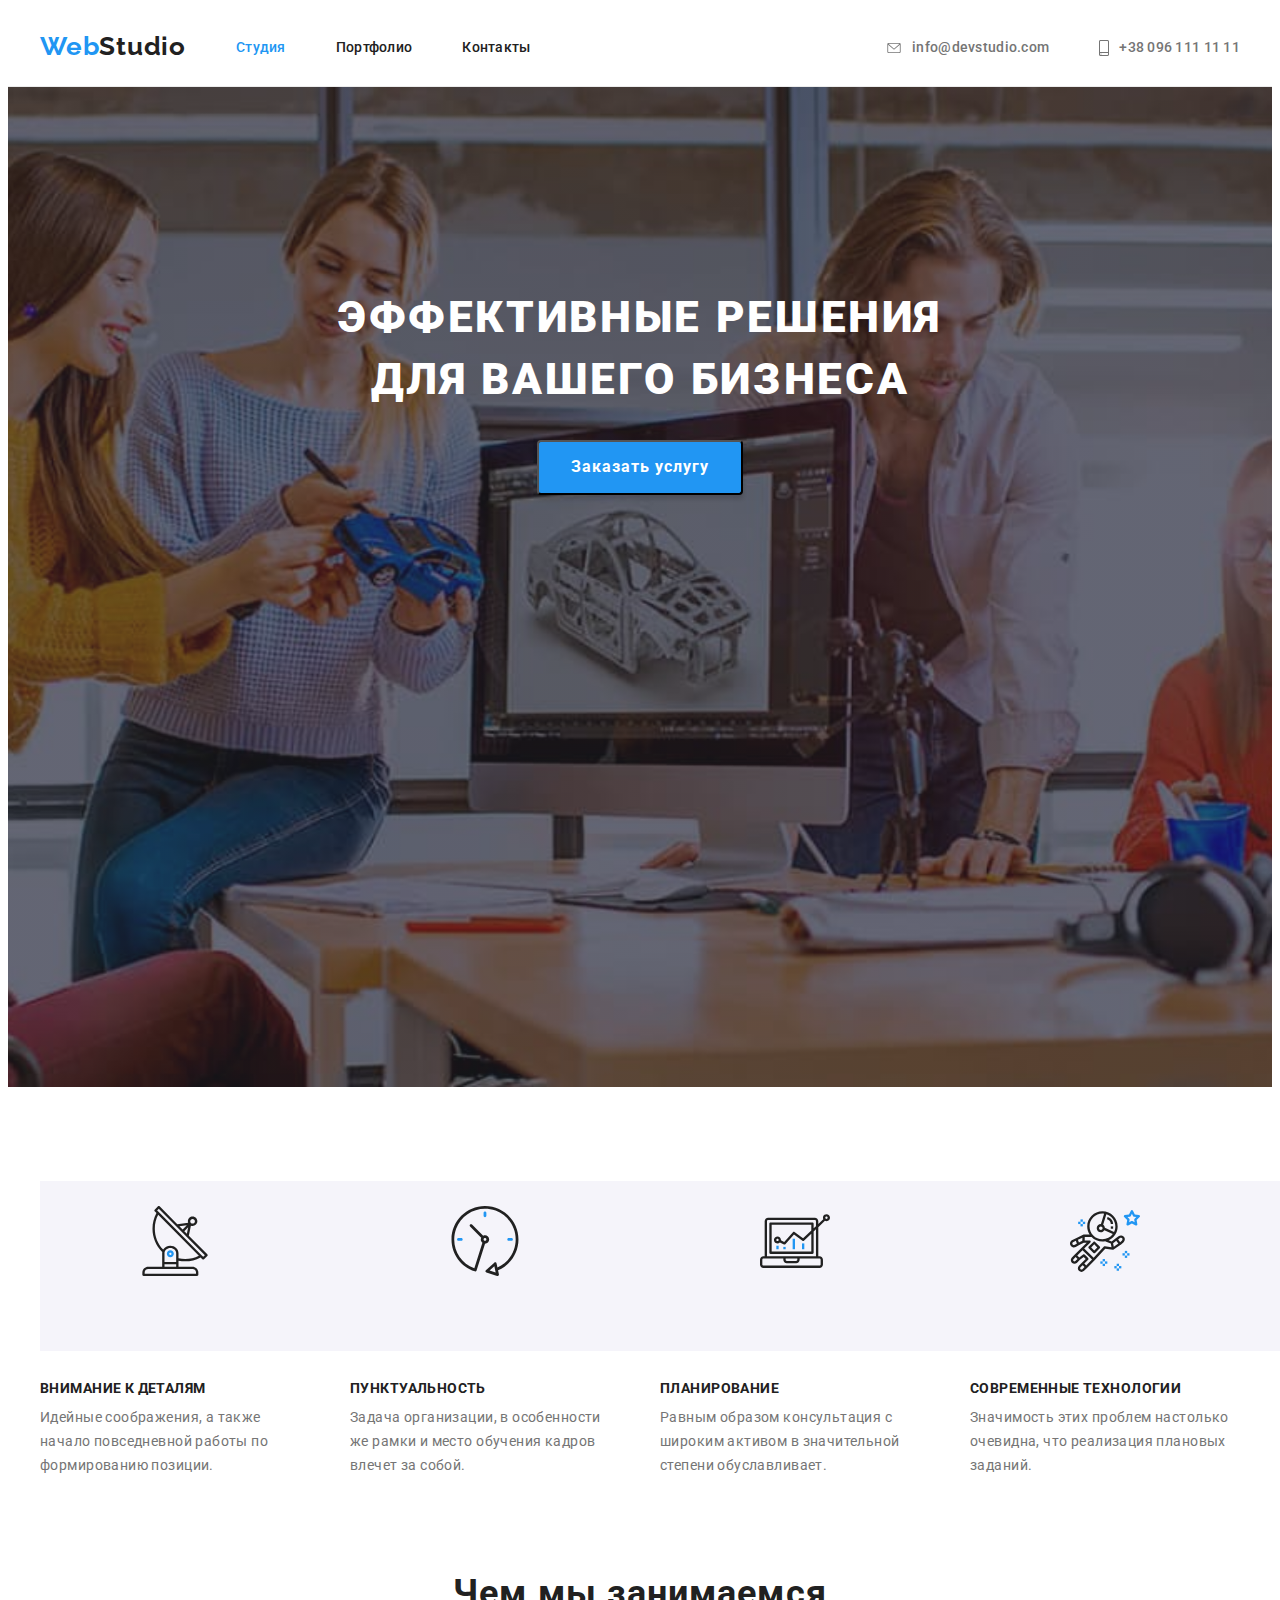
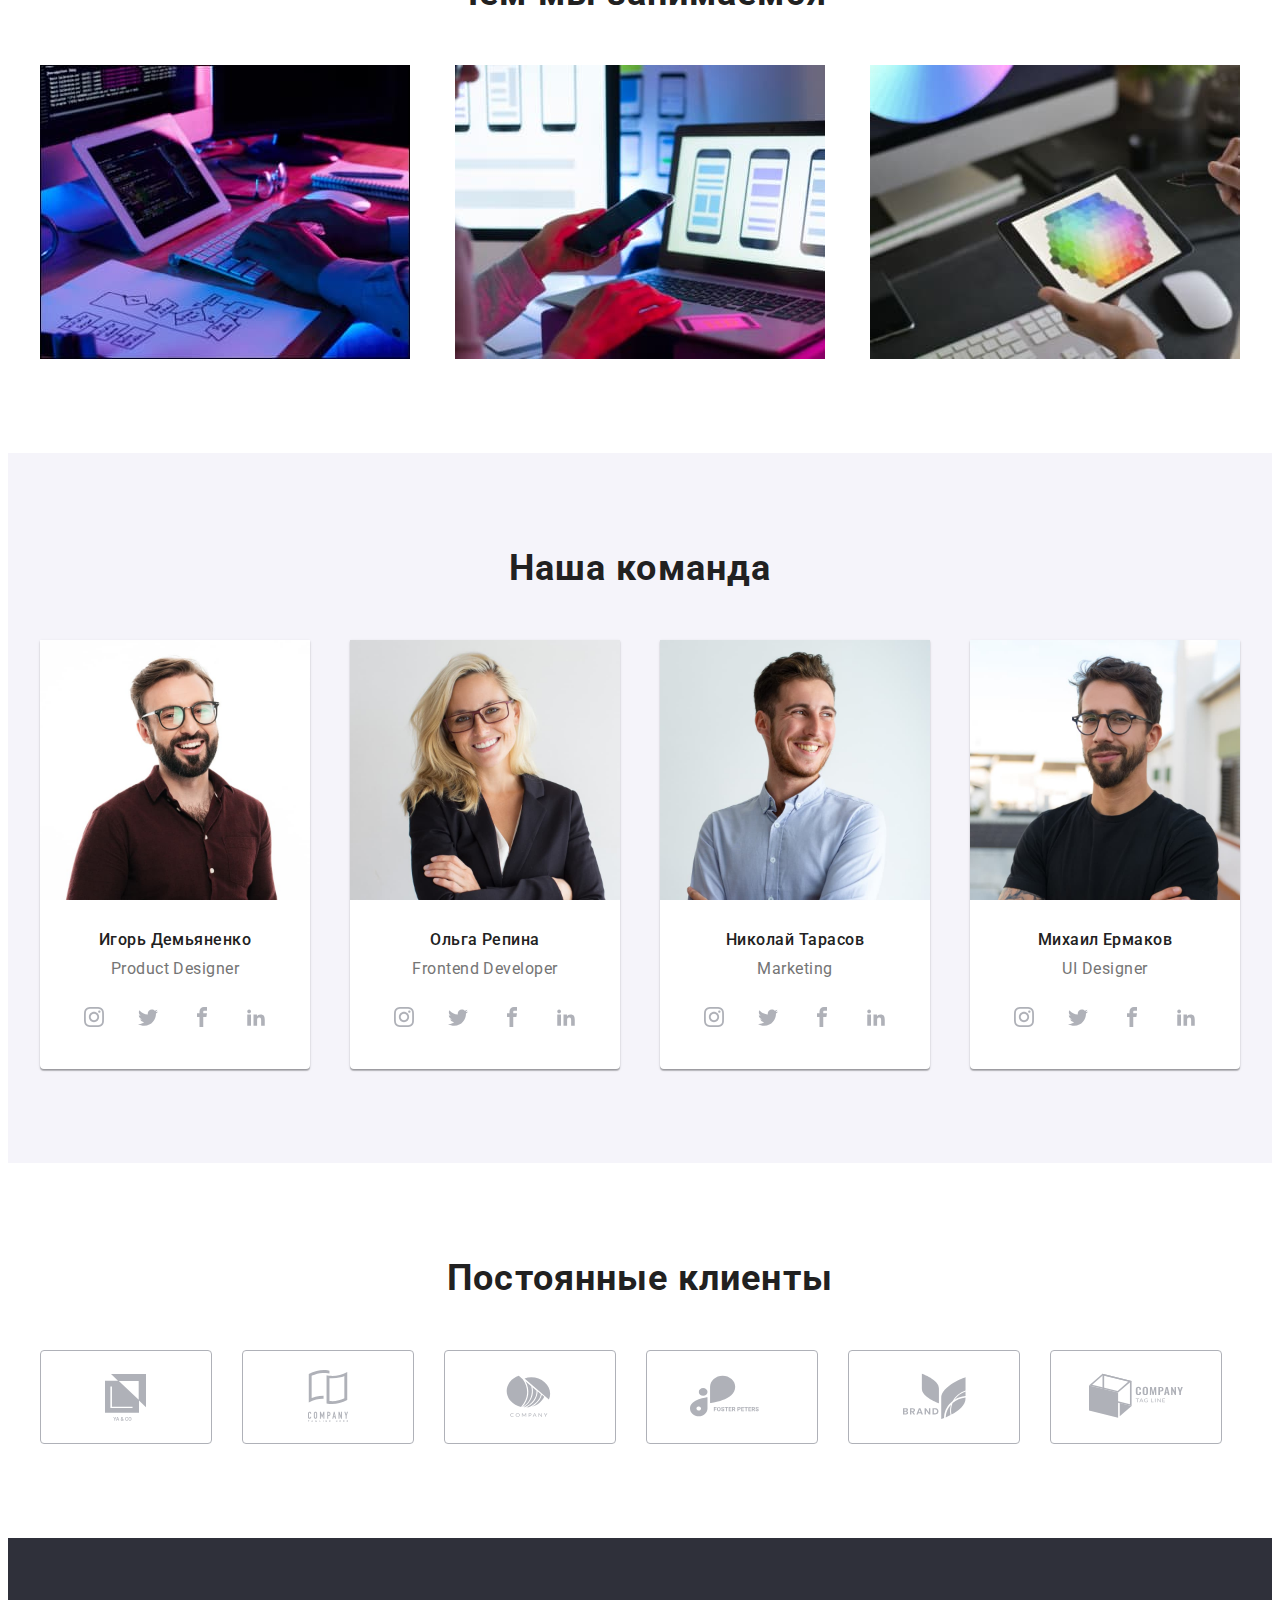
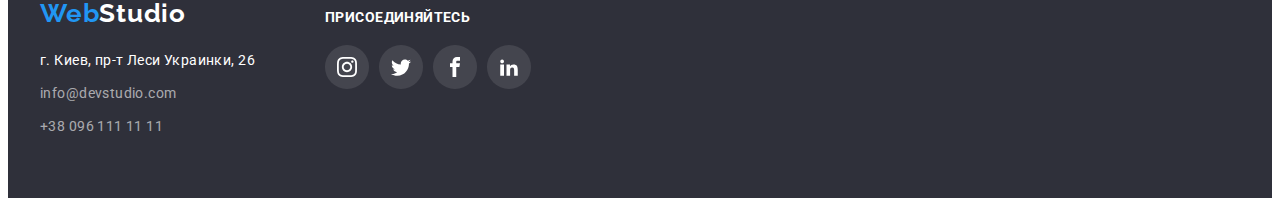
<file: index.html>
<!DOCTYPE html>
<html lang="ru">
  <head>
    <meta charset="UTF-8" />
    <meta http-equiv="X-UA-Compatible" content="IE=edge" />
    <meta name="viewport" content="width=device-width, initial-scale=1.0" />
    <link rel="preconnect" href="https://fonts.googleapis.com" />
    <link rel="preconnect" href="https://fonts.gstatic.com" crossorigin />
    <link
      href="https://fonts.googleapis.com/css2?family=Raleway:wght@700&family=Roboto:wght@400;500;700;900&display=swap"
      rel="stylesheet"
    />
    <link
      rel="stylesheet"
      href="https://cdnjs.cloudflare.com/ajax/libs/modern-normalize/1.1.0/modern-normalize.min.css"
      integrity="sha512-wpPYUAdjBVSE4KJnH1VR1HeZfpl1ub8YT/NKx4PuQ5NmX2tKuGu6U/JRp5y+Y8XG2tV+wKQpNHVUX03MfMFn9Q=="
      crossorigin="anonymous"
      referrerpolicy="no-referrer"
    />
    <link rel="stylesheet" href="css/styles.css" />
    <title>Студия</title>
  </head>
  <body>
    <header class="page-header">
      <div class="container main-nav">
        <a class="logo" href="index.html">
          <span class="logo-span">Web</span>Studio
        </a>
        <nav class="navigation">
          <ul class="nav-list">
            <li class="nav-item"><a class="nav-studio" href="">Студия</a></li>
            <li class="nav-item">
              <a class="nav-link" href="portfolio.html">Портфолио</a>
            </li>
            <li class="nav-item"><a class="nav-link" href="">Контакты</a></li>
          </ul>
        </nav>
        <ul class="contacts">
          <li class="contacts-list">
            <a class="contacts-link" href="mailto:info@devstudio.com"> 
              <svg class="contacts-icon" width="16px" height="10px">
                  <use href="./images/icons.svg#mailto">
                  </use>
                </svg>
              info@devstudio.com
            </a>
          </li> 
          <li class="contacts-list">
            <a class="contacts-link" href="tel:+380961111111">
               <svg class="contacts-icon" width="10px" height="16px">
                  <use href="./images/icons.svg#telefone">
                  </use>
                </svg>
              +38 096 111 11 11</a>
          </li>
        </ul>
      </div>
    </header>
    <main>
      <section class="part-one section">
        <div class="container">
          <h1 class="one-text">Эффективные решения для вашего бизнеса</h1>
          <button class="one-button" type="button">Заказать услугу</button>
        </div>
      </section>
      <section class="part-two section">
        <div class="container">
          <h2 class="visually-hidden">Наши особенности</h2>
          <ul class="two-list">
            <li class="two-item">
              <div class="icon-two">
                <svg class="true-icon" width="70px" height="70px">
                  <use href="./images/icons.svg#antena">
                  </use>
                </svg>
              </div>
              <h3 class="two-title">Внимание к деталям</h3>
              <p class="two-content">
                Идейные соображения, а также начало повседневной работы по
                формированию позиции.
              </p>
            </li>
            <li class="two-item">
              <div class="icon-two">
                <svg class="true-icon" width="70px" height="70px">
                  <use href="./images/icons.svg#clock">
                  </use>
                </svg>
              </div>
              <h3 class="two-title">Пунктуальность</h3>
              <p class="two-content">
                Задача организации, в особенности же рамки и место обучения
                кадров влечет за собой.
              </p>
            </li>
            <li class="two-item">
              <div class="icon-two">
                 <svg class="true-icon" width="70px" height="70px">
                  <use href="./images/icons.svg#diagram">
                  </use>
                </svg>
              </div>
              <h3 class="two-title">Планирование</h3>
              <p class="two-content">
                Равным образом консультация с широким активом в значительной
                степени обуславливает.
              </p>
            </li>
            <li class="two-item">
              <div class="icon-two">
                 <svg class="true-icon" width="70px" height="70px">
                  <use href="./images/icons.svg#astronaut">
                  </use>
                </svg>
              </div>
              <h3 class="two-title">Современные технологии</h3>
              <p class="two-content">
                Значимость этих проблем настолько очевидна, что реализация
                плановых заданий.
              </p>
            </li>
          </ul>
        </div>
      </section>
      <section class="part-three section">
        <div class="container">
          <h2 class="three-title">Чем мы занимаемся</h2>
          <ul class="three-list">
            <li class="three-item">
              <img src="images/box1.jpg" alt="Создание сайтов" width="370" />
            </li>
            <li class="three-item">
              <img
                src="images/img2.jpg"
                alt="Создание мобильных приложений"
                width="370"
              />
            </li>
            <li class="three-item">
              <img
                src="images/img3.jpg"
                alt="Услуги вэб-дизайнера"
                width="370"
              />
            </li>
          </ul>
        </div>
      </section>
      <section class="part-four section">
        <div class="container">
          <h2 class="four-title">Наша команда</h2>
          <ul class="four-list">
            <li class="four-item">
              <img src="images/team1.jpg" alt="Игорь Демьяненко" width="270" />
                <div class="container-four">
                  <h3 class="title-name">Игорь Демьяненко</h3>
                  <p class="title-prof">Product Designer</p>
                  <ul class="comand-scl">
                    <li class="scl-list">
                      <a class="scl-link" href="">
                        <svg class="scl-icon" width="20px" height="20px">
                      <use href="./images/icons.svg#icon-instagram">
                      </use>
                      </svg>
                      </a>
                    </li>
                    <li class="scl-list">
                      <a class="scl-link" href="">
                        <svg class="scl-icon" width="20px" height="20px">
                      <use href="./images/icons.svg#icon-twitter">
                      </use>
                      </svg>
                      </a>
                    </li>
                    <li class="scl-list">
                      <a class="scl-link" href="">
                        <svg class="scl-icon" width="20px" height="20px">
                      <use href="./images/icons.svg#icon-facebook">
                      </use>
                      </svg>
                      </a>
                    </li>
                    <li class="scl-list">
                      <a class="scl-link" href="">
                        <svg class="scl-icon" width="20px" height="20px">
                      <use href="./images/icons.svg#icon-linkedin2">
                      </use>
                      </svg>
                      </a>
                    </li>
                  </ul>
                </div>  
            </li>
            <li class="four-item">
              <img src="images/team2.jpg" alt="Ольга Репина" width="270" />
                <div class="container-four">
                  <h3 class="title-name">Ольга Репина</h3>
                  <p class="title-prof">Frontend Developer</p>
                       <ul class="comand-scl">
                    <li class="scl-list">
                      <a class="scl-link" href="">
                        <svg class="scl-icon" width="20px" height="20px">
                      <use href="./images/icons.svg#icon-instagram">
                      </use>
                      </svg>
                      </a>
                    </li>
                    <li class="scl-list">
                      <a class="scl-link" href="">
                        <svg class="scl-icon" width="20px" height="20px">
                      <use href="./images/icons.svg#icon-twitter">
                      </use>
                      </svg>
                      </a>
                    </li>
                    <li class="scl-list">
                      <a class="scl-link" href="">
                        <svg class="scl-icon" width="20px" height="20px">
                      <use href="./images/icons.svg#icon-facebook">
                      </use>
                      </svg>
                      </a>
                    </li>
                    <li class="scl-list">
                      <a class="scl-link" href="">
                        <svg class="scl-icon" width="20px" height="20px">
                      <use href="./images/icons.svg#icon-linkedin2">
                      </use>
                      </svg>
                      </a>
                    </li>
                  </ul>
                </div>
            </li>
            <li class="four-item">
              <img src="images/team3.jpg" alt="Николай Тарасов" width="270" />
                <div class="container-four">
                  <h3 class="title-name">Николай Тарасов</h3>
                  <p class="title-prof">Marketing</p>
                       <ul class="comand-scl">
                    <li class="scl-list">
                      <a class="scl-link" href="">
                        <svg class="scl-icon" width="20px" height="20px">
                      <use href="./images/icons.svg#icon-instagram">
                      </use>
                      </svg>
                      </a>
                    </li>
                    <li class="scl-list">
                      <a class="scl-link" href="">
                        <svg class="scl-icon" width="20px" height="20px">
                      <use href="./images/icons.svg#icon-twitter">
                      </use>
                      </svg>
                      </a>
                    </li>
                    <li class="scl-list">
                      <a class="scl-link" href="">
                        <svg class="scl-icon" width="20px" height="20px">
                      <use href="./images/icons.svg#icon-facebook">
                      </use>
                      </svg>
                      </a>
                    </li>
                    <li class="scl-list">
                      <a class="scl-link" href="">
                        <svg class="scl-icon" width="20px" height="20px">
                      <use href="./images/icons.svg#icon-linkedin2">
                      </use>
                      </svg>
                      </a>
                    </li>
                  </ul>
                </div>
            </li>
            <li class="four-item">
              <img src="images/team4.jpg" alt="Михаил Ермаков" width="270" />
                <div class="container-four">
                  <h3 class="title-name">Михаил Ермаков</h3>
                  <p class="title-prof">UI Designer</p>
                       <ul class="comand-scl">
                    <li class="scl-list">
                      <a class="scl-link" href="">
                        <svg class="scl-icon" width="20px" height="20px">
                      <use href="./images/icons.svg#icon-instagram">
                      </use>
                      </svg>
                      </a>
                    </li>
                    <li class="scl-list">
                      <a class="scl-link" href="">
                        <svg class="scl-icon" width="20px" height="20px">
                      <use href="./images/icons.svg#icon-twitter">
                      </use>
                      </svg>
                      </a>
                    </li>
                    <li class="scl-list">
                      <a class="scl-link" href="">
                        <svg class="scl-icon" width="20px" height="20px">
                      <use href="./images/icons.svg#icon-facebook">
                      </use>
                      </svg>
                      </a>
                    </li>
                    <li class="scl-list">
                      <a class="scl-link" href="">
                        <svg class="scl-icon" width="20px" height="20px">
                      <use href="./images/icons.svg#icon-linkedin2">
                      </use>
                      </svg>
                      </a>
                    </li>
                  </ul>
                </div>
            </li>
          </ul>
        </div>
      </section>
      <section class="part-five section">
        <div class="container">
          <h2 class="five-title">Постоянные клиенты</h2>
          <ul class="part-five-list">
            <li class="client-list">
              <a class="client-link" href="">
                <svg class="client-icon" width="106px" height="60px">
                  <use href="./images/icons.svg#logo1">
                  </use>
                </svg>
              </a>
            </li>
            <li class="client-list">
              <a class="client-link" href="">
                <svg class="client-icon" width="106px" height="60px">
                  <use href="./images/icons.svg#logo2">
                  </use>
                </svg>
              </a>
            </li>
            <li class="client-list">
              <a class="client-link" href="">
                <svg class="client-icon" width="106px" height="60px">
                  <use href="./images/icons.svg#logo3">
                  </use>
                </svg>
              </a>
            </li>
            <li class="client-list">
              <a class="client-link" href="">
                <svg class="client-icon" width="106px" height="60px">
                  <use href="./images/icons.svg#logo4">
                  </use>
                </svg>
              </a>
            </li>
            <li class="client-list">
              <a class="client-link" href="">
                <svg class="client-icon" width="106px" height="60px">
                  <use href="./images/icons.svg#logo5">
                  </use>
                </svg>
              </a>
            </li>
            <li class="client-list">
              <a class="client-link" href="">
                <svg class="client-icon" width="106px" height="60px">
                  <use href="./images/icons.svg#logo6">
                  </use>
                </svg>
              </a>
            </li>
          </ul>
        </div>
      </section>
    </main>
    <footer class="footer">
      <div class="container scl-footer">
        <div class="part-adress">
        <a class="logo" href="index.html">
          <span class="logo-span">Web</span
          ><span class="logo-studio">Studio</span>
        </a>
        <address class="address">
          <ul class="address-list">
            <li class="address-item">
              <a
                class="address-maps"
                href="https://goo.gl/maps/abKfRASXcLubcDst8"
                target="_blank"
                rel="noreferrer noopener"
              >
                г. Киев, пр-т Леси Украинки, 26</a
              >
            </li>
            <li class="address-item">
              <a class="address-link" href="mailto:info@devstudio.com"
                >info@devstudio.com</a
              >
            </li>
            <li class="address-item">
              <a class="address-link" href="tel:+380961111111">+38 096 111 11 11</a>
            </li>
          </ul>
        </address>
      </div>
        <div class="icon-social">
          <h3 class="two-title">Присоединяйтесь</h3>
          <ul class="comand-scl">
              <li class="scl-list">
                <a class="scl-link" href="">
                  <svg class="scl-icon" width="20px" height="20px">
                  <use href="./images/icons.svg#icon-instagram">
                  </use>
                  </svg>
                </a>
              </li>
              <li class="scl-list">
                <a class="scl-link" href="">
                  <svg class="scl-icon" width="20px" height="20px">
                  <use href="./images/icons.svg#icon-twitter">
                  </use>
                  </svg>
                </a>
              </li>
              <li class="scl-list">
                  <a class="scl-link" href="">
                    <svg class="scl-icon" width="20px" height="20px">
                    <use href="./images/icons.svg#icon-facebook">
                    </use>
                    </svg>
                  </a>
                </li>
                <li class="scl-list">
                  <a class="scl-link" href="">
                    <svg class="scl-icon" width="20px" height="20px">
                    <use href="./images/icons.svg#icon-linkedin2">
                    </use>
                    </svg>
                  </a>
                </li>
            </ul>
          </div>
      </div>
    </footer>
  </body>
</html>
</file>
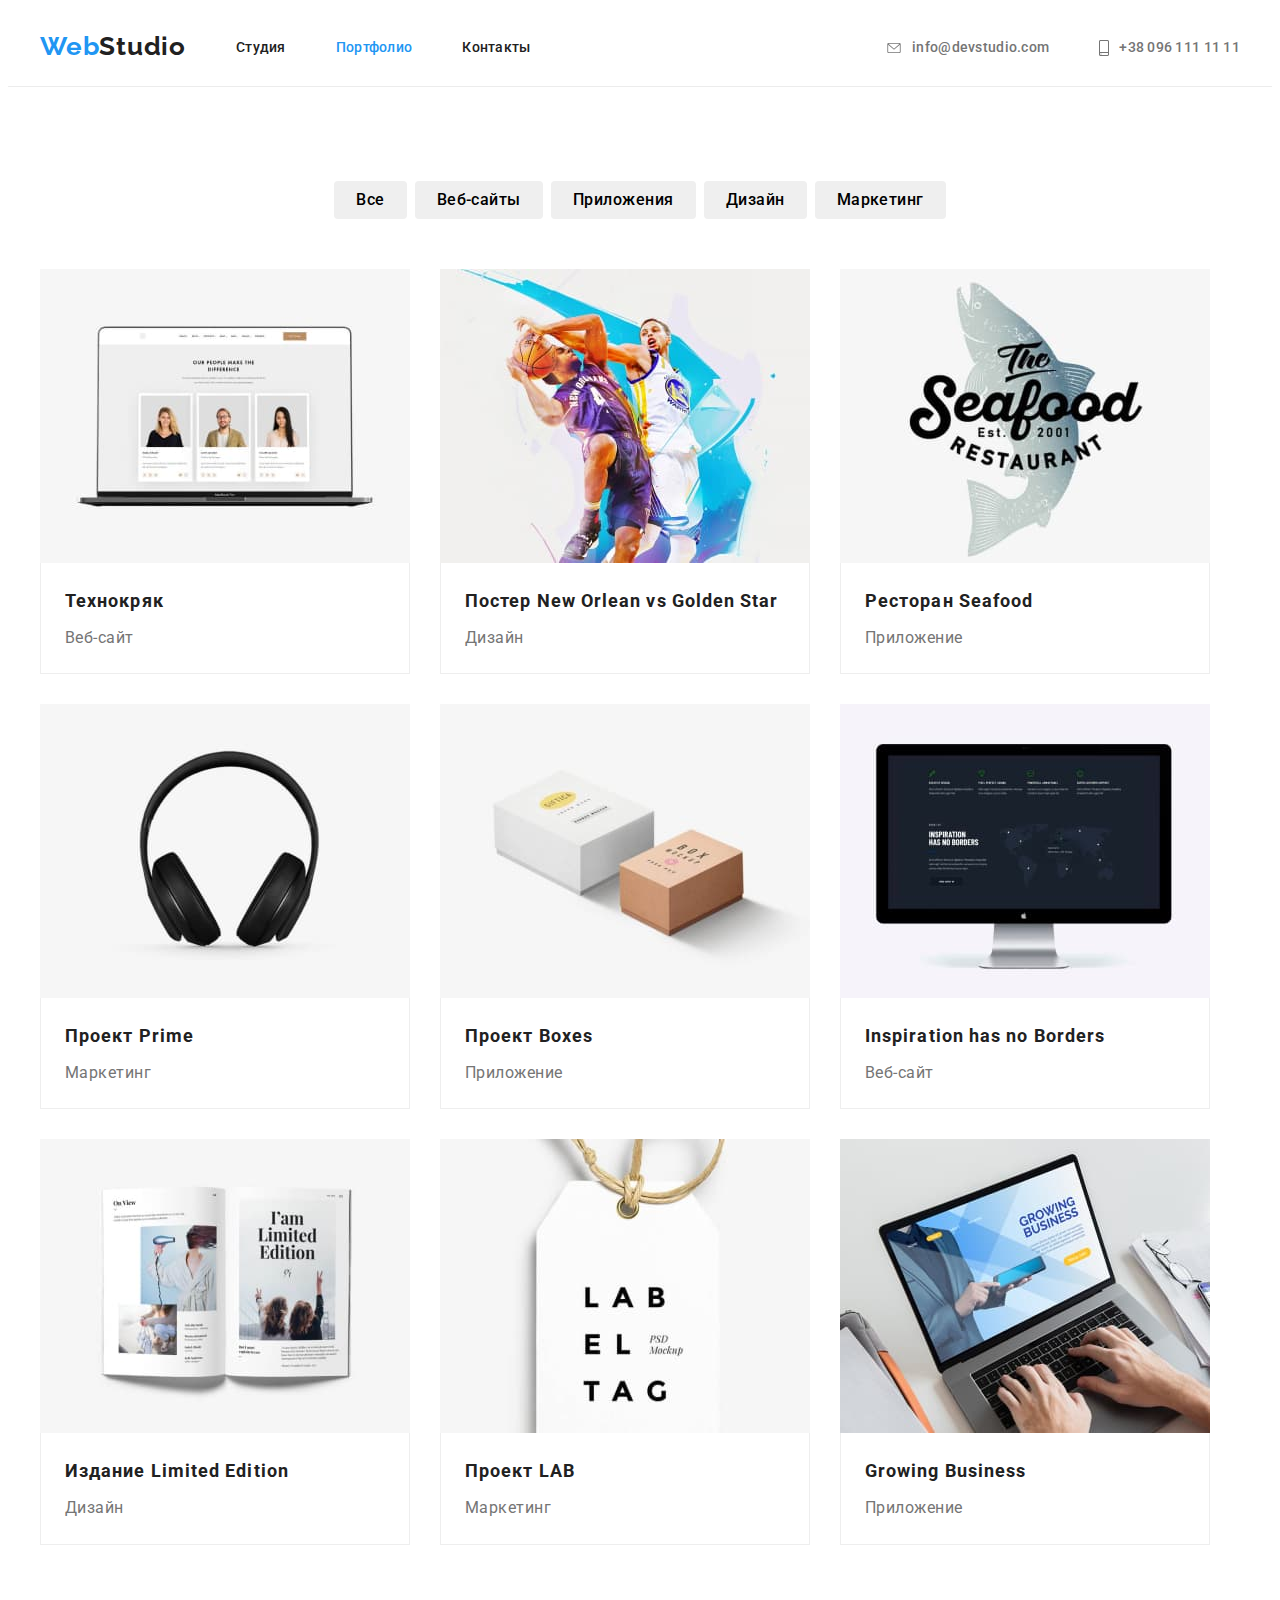
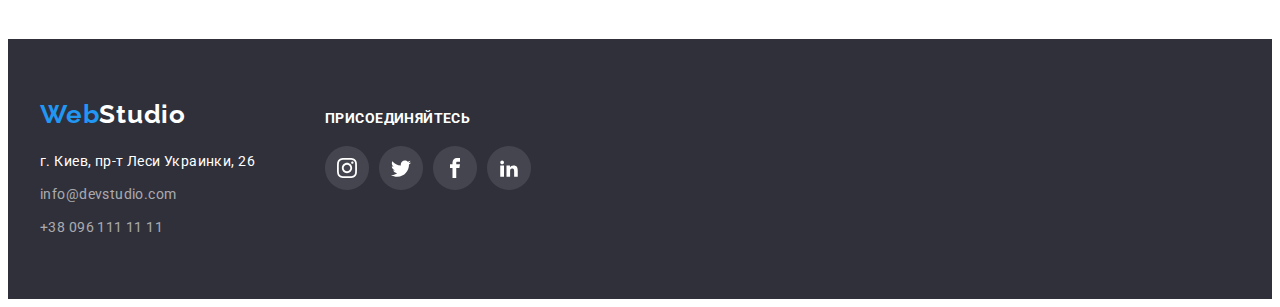
<file: portfolio.html>
<!DOCTYPE html>
<html lang="ru">
  <head>
    <meta charset="UTF-8" />
    <meta http-equiv="X-UA-Compatible" content="IE=edge" />
    <meta name="viewport" content="width=device-width, initial-scale=1.0" />
    <link rel="preconnect" href="https://fonts.googleapis.com" />
    <link rel="preconnect" href="https://fonts.gstatic.com" crossorigin />
    <link
      href="https://fonts.googleapis.com/css2?family=Raleway:wght@700&family=Roboto:wght@400;500;700;900&display=swap"
      rel="stylesheet"
    />
    <link
      rel="stylesheet"
      href="https://cdnjs.cloudflare.com/ajax/libs/modern-normalize/1.1.0/modern-normalize.min.css"
      integrity="sha512-wpPYUAdjBVSE4KJnH1VR1HeZfpl1ub8YT/NKx4PuQ5NmX2tKuGu6U/JRp5y+Y8XG2tV+wKQpNHVUX03MfMFn9Q=="
      crossorigin="anonymous"
      referrerpolicy="no-referrer"
    />
    <link rel="stylesheet" href="css/styles.css" />
    <title>Портфолио</title>
  </head>
  <body>
    <header class="page-header">
      <div class="container main-nav">
        <a class="logo" href="index.html">
          <span class="logo-span">Web</span>Studio
        </a>
        <nav class="navigation">
          <ul class="nav-list">
            <li class="nav-item">
              <a class="nav-link" href="index.html">Студия</a>
            </li>
            <li class="nav-item">
              <a class="nav-portfolio" href="portfolio.html">Портфолио</a>
            </li>
            <li class="nav-item"><a class="nav-link" href="">Контакты</a></li>
          </ul>
        </nav>
        <ul class="contacts">
          <li class="contacts-list">
            <a class="contacts-link" href="mailto:info@devstudio.com"> 
              <svg class="contacts-icon" width="16px" height="10px">
                  <use href="./images/icons.svg#mailto">
                  </use>
                </svg>
              info@devstudio.com
            </a>
          </li> 
          <li class="contacts-list">
            <a class="contacts-link" href="tel:+380961111111">
               <svg class="contacts-icon" width="10px" height="16px">
                  <use href="./images/icons.svg#telefone">
                  </use>
                </svg>
              +38 096 111 11 11</a>
          </li>
        </ul>
      </div>
    </header>
    <main>
      <section class="section">
        <div class="container">
          <ul class="button-list">
            <li class="button-item">
              <button class="project-button" type="button">Все</button>
            </li>
            <li class="button-item">
              <button class="project-button" type="button">Веб-сайты</button>
            </li>
            <li class="button-item">
              <button class="project-button" type="button">Приложения</button>
            </li>
            <li class="button-item">
              <button class="project-button" type="button">Дизайн</button>
            </li>
            <li class="button-item">
              <button class="project-button" type="button">Маркетинг</button>
            </li>
          </ul>
          <ul class="project-list">
            <li class="gallery-project">
              <a class="gallery-link" href="">
              <img src="./images/port1.jpg" alt="Технокряк" />
              <div class="gallery-name">
                <h3 class="title-project">Технокряк</h3>
                <p class="title-item">Веб-сайт</p>
              </div>
              </a>
            </li>
            <li class="gallery-project">
              <a class="gallery-link" href="">
              <img
                src="./images/port2.jpg"
                alt="Постер New Orlean vs Golden Star"
              />
              <div class="gallery-name">
                <h3 class="title-project">Постер New Orlean vs Golden Star</h3>
                <p class="title-item">Дизайн</p>
              </div>
              </a>
            </li>
            <li class="gallery-project">
              <a class="gallery-link" href="">
              <img src="./images/port3.jpg" alt="Ресторан Seafood" />
              <div class="gallery-name">
                <h3 class="title-project">Ресторан Seafood</h3>
                <p class="title-item">Приложение</p>
              </div>
              </a>
            </li>
            <li class="gallery-project">
              <a class="gallery-link" href="">
              <img src="./images/port4.jpg" alt="Проект Prime" />
              <div class="gallery-name">
                <h3 class="title-project">Проект Prime</h3>
                <p class="title-item">Маркетинг</p>
              </div>
              </a>
            </li>
            <li class="gallery-project">
              <a class="gallery-link" href="">
              <img src="./images/port5.jpg" alt="Проект Boxes" />
              <div class="gallery-name">
                <h3 class="title-project">Проект Boxes</h3>
                <p class="title-item">Приложение</p>
              </div>
              </a>
            </li>
            <li class="gallery-project">
              <a class="gallery-link" href="">
              <img src="./images/port6.jpg" alt="Inspiration has no Borders" />
              <div class="gallery-name">
              <h3 class="title-project">Inspiration has no Borders</h3>
              <p class="title-item">Веб-сайт</p>
              </div>
              </a>
            </li>
            <li class="gallery-project">
              <a class="gallery-link" href="">
              <img src="./images/port7.jpg" alt="Издание Limited Edition" />
              <div class="gallery-name">
                <h3 class="title-project">Издание Limited Edition</h3>
                <p class="title-item">Дизайн</p>
              </div>
              </a>
            </li>
            <li class="gallery-project">
              <a class="gallery-link" href="">
              <img src="./images/port8.jpg" alt="Проект LAB" />
              <div class="gallery-name">
                <h3 class="title-project">Проект LAB</h3>
                <p class="title-item">Маркетинг</p>
              </div>
              </a>
            </li>
            <li class="gallery-project">
              <a class="gallery-link" href="">
              <img src="./images/port9.jpg" alt="Growing Business" />
              <div class="gallery-name">
                <h3 class="title-project">Growing Business</h3>
                <p class="title-item">Приложение</p>
              </div>
              </a>
            </li>
          </ul>
        </div>
      </section>
    </main>
    <footer class="footer">
      <div class="container scl-footer">
        <div class="part-adress">
          <a class="logo" href="index.html">
            <span class="logo-span">Web</span
            ><span class="logo-studio">Studio</span>
          </a>
          <address class="address">
            <ul class="address-list">
              <li class="address-item">
                <a
                  class="address-maps"
                  href="https://goo.gl/maps/abKfRASXcLubcDst8"
                  target="_blank"
                  rel="noreferrer noopener"
                >
                  г. Киев, пр-т Леси Украинки, 26</a
                >
              </li>
              <li class="address-item">
                <a class="address-link" href="mailto:info@devstudio.com"
                  >info@devstudio.com</a
                >
              </li>
              <li class="address-item">
                <a class="address-link" href="tel:+380961111111"
                  >+38 096 111 11 11</a
                >
              </li>
            </ul>
          </address>
        </div>
        <div class="icon-social">
          <h3 class="two-title">Присоединяйтесь</h3>
          <ul class="comand-scl">
            <li class="scl-list">
              <a class="scl-link" href="">
                <svg class="scl-icon" width="20px" height="20px">
                  <use href="./images/icons.svg#icon-instagram"></use>
                </svg>
              </a>
            </li>
            <li class="scl-list">
              <a class="scl-link" href="">
                <svg class="scl-icon" width="20px" height="20px">
                  <use href="./images/icons.svg#icon-twitter"></use>
                </svg>
              </a>
            </li>
            <li class="scl-list">
              <a class="scl-link" href="">
                <svg class="scl-icon" width="20px" height="20px">
                  <use href="./images/icons.svg#icon-facebook"></use>
                </svg>
              </a>
            </li>
            <li class="scl-list">
              <a class="scl-link" href="">
                <svg class="scl-icon" width="20px" height="20px">
                  <use href="./images/icons.svg#icon-linkedin2"></use>
                </svg>
              </a>
            </li>
          </ul>
        </div>
      </div>
    </footer>
  </body>
</html>
</file>
<file: css/styles.css>
body {
  font-family: "Roboto", sans-serif;
  color: #757575;
  min-width: 1200px;
}

h1,
h2,
h3,
p,
ul {
  margin: 0;
  padding: 0;
}

img {
  display: block;
  max-width: 100%;
  height: auto;
}
.page-header {
  border-bottom: 1px solid #ececec;
}

.container {
  width: 1200px;
  margin-left: auto;
  margin-right: auto;
  padding-left: 15px;
  padding-right: 15px;
}

.section {
  padding-top: 94px;
  padding-bottom: 94px;
}
.main-nav {
  display: flex;
  align-items: center;
}

.logo {
  font-family: "Raleway", sans-serif;
  font-weight: 700;
  color: #212121;
  text-decoration: none;
  font-weight: bold;
  font-size: 26px;
  line-height: 1.2;
  letter-spacing: 0.03em;
  margin-right: 50px;
  display: block;
}

.footer .logo {
  margin-bottom: 20px;
  margin-right: 0;
}
.logo-span {
  color: #2196f3;
}
.logo-studio {
  color: white;
}

.nav-list {
  list-style: none;
  display: flex;
}

.nav-item:not(:last-child) {
  margin-right: 50px;
}

.nav-studio,
.nav-link,
.nav-link,
.nav-portfolio {
  display: block;
  padding-top: 32px;
  padding-bottom: 30px;

  text-decoration: none;
  font-weight: 500;
  font-size: 14px;
  line-height: 1.1;
  letter-spacing: 0.02em;
  color: #212121;
}
.nav-studio,
.nav-portfolio {
  color: #2196f3;
}
.nav-link:hover,
.nav-link:focus {
  color: #2196f3;
}

.contacts {
  list-style: none;
  padding: 0;
  margin: 0;
  margin-left: auto;
  display: flex;
  align-items: center;
}

.contacts-list {
  margin-left: 50px;
}
.contacts-list:first-child {
  margin-left: 0px;
}

.contacts-link {
  display: flex;
  align-items: center;
  padding-top: 32px;
  padding-bottom: 30px;

  text-decoration: none;
  color: #757575;
  font-weight: 500;
  font-size: 14px;
  line-height: 1.1;
  letter-spacing: 0.02em;
}
.contacts-link:hover,
.contacts-link:focus {
  color: #2196f3;
}
.contacts-icon {
  display: inline-block;
  fill: currentColor;
  margin-right: 10px;
}

.part-one {
  background-color: #2f303a;
  background-image: linear-gradient(
      to right,
      rgba(47, 48, 58, 0.4),
      rgba(47, 48, 58, 0.4)
    ),
    url(../images/overlay.jpg);
  margin-left: auto;
  margin-right: auto;
  background-repeat: no-repeat;
  background-size: cover;
  background-position: center;
  max-width: 1600px;
  min-height: 600px;
  text-align: center;
  padding-top: 200px;
  padding-bottom: 200px;
}
.one-text {
  margin-bottom: 30px;
  margin-left: auto;
  margin-right: auto;
  font-weight: 900;
  font-size: 44px;
  line-height: 1.4;
  letter-spacing: 0.06em;
  text-transform: uppercase;
  color: #ffffff;
  width: 696px;
}

.one-button {
  background-color: #2196f3;
  font-family: inherit;
  font-weight: bold;
  font-size: 16px;
  line-height: 1.9;
  letter-spacing: 0.06em;
  color: #ffffff;
  padding: 10px 32px;
  box-shadow: 0px 4px 4px rgba(0, 0, 0, 0.15);
  border-radius: 4px;
}

.visually-hidden {
  position: absolute;
  width: 1px;
  height: 1px;
  margin: -1px;
  border: 0;
  padding: 0;
  white-space: nowrap;
  clip-path: inset(100%);
  clip: rect(0 0 0 0);
  overflow: hidden;
}

.part-two {
  padding-bottom: 0;
}
.icon-two {
  width: 270px;
  height: 120px;
  background-color: #f5f4fa;
  padding: 25px 100px;
  margin-bottom: 30px;
}

.two-list {
  list-style: none;
  display: flex;
  justify-content: space-between;
}
.two-item {
  margin-right: 30px;
  width: 270px;
}

.two-item:last-child {
  margin-right: 0px;
}

.two-title {
  font-weight: bold;
  font-size: 14px;
  line-height: 1.1;
  letter-spacing: 0.03em;
  text-transform: uppercase;
  color: #212121;
  margin-bottom: 10px;
}
.two-content {
  font-size: 14px;
  line-height: 1.7;
  letter-spacing: 0.03em;
  color: #757575;
}

.three-title {
  font-weight: bold;
  font-size: 36px;
  line-height: 1.2;
  text-align: center;
  letter-spacing: 0.03em;
  color: #212121;
  margin-bottom: 50px;
}

.three-list {
  list-style: none;
  display: flex;
  justify-content: space-between;
}

.three-item {
  margin-right: 30px;
}

.three-item:last-child {
  margin-right: 0px;
}

.part-four {
  background-color: #f5f4fa;
}

.four-title {
  font-weight: bold;
  font-size: 36px;
  line-height: 1.2;
  text-align: center;
  letter-spacing: 0.03em;
  color: #212121;
  margin-bottom: 50px;
}

.comand-scl {
  list-style: none;
  display: flex;
  justify-content: center;
  cursor: pointer;
}
.scl-list + .scl-list {
  margin-left: 10px;
}
.scl-link {
  width: 44px;
  height: 44px;
  background-color: transparent;
  border-radius: 50%;
  display: flex;
  align-items: center;
  justify-content: center;
  color: #afb1b8;
}

.scl-icon {
  fill: currentColor;
}
.scl-link:hover,
.scl-link:focus {
  background-color: #2196f3;
  color: #ffffff;
}

.scl-link:hover .scl-icon {
  fill: currentColor;
}

.four-list {
  list-style: none;
  display: flex;
  justify-content: space-between;
}

.four-item {
  margin-right: 30px;
  background-color: #ffffff;
  box-shadow: 0px 1px 3px rgba(0, 0, 0, 0.12), 0px 1px 1px rgba(0, 0, 0, 0.14),
    0px 2px 1px rgba(0, 0, 0, 0.2);
  border-radius: 0px 0px 4px 4px;
}
.four-item:last-child {
  margin-right: 0px;
}
.container-four {
  padding-top: 30px;
  padding-bottom: 30px;
}
.title-name {
  font-weight: 500;
  font-size: 16px;
  line-height: 1.2;
  text-align: center;
  letter-spacing: 0.03em;
  color: #212121;
  margin-bottom: 10px;
}
.title-prof {
  font-size: 16px;
  line-height: 1.2;
  text-align: center;
  letter-spacing: 0.03em;
  color: #757575;
  margin-bottom: 16px;
}

.five-title {
  font-weight: bold;
  font-size: 36px;
  line-height: 1.2;
  text-align: center;
  letter-spacing: 0.03em;
  color: #212121;
  margin-bottom: 50px;
}

.part-five-list {
  list-style: none;
  display: flex;
  cursor: pointer;
}

.client-link {
  width: 170px;
  height: 92px;
  border: 1px solid #afb1b8;
  border-radius: 4px;
  display: flex;
  align-items: center;
  justify-content: center;
  color: #afb1b8;
}

.client-icon {
  fill: currentColor;
}
.client-link:hover,
.client-link:focus {
  border: 1px solid #2196f3;
  color: #2196f3;
}
.client-link:hover .client-icon {
  fill: currentColor;
}

.client-list + .client-list {
  margin-left: 30px;
}

.footer {
  background-color: #2f303a;
  padding-top: 60px;
  padding-bottom: 60px;
  display: flex;
  align-items: baseline;
}
.icon-social {
  margin-left: 70px;
}
.icon-social .two-title {
  color: #ffffff;
  margin-bottom: 20px;
}

.icon-social .scl-link {
  background-image: linear-gradient(
    to right,
    rgba(255, 255, 255, 10%),
    rgba(255, 255, 255, 10%)
  );
}

.icon-social .scl-icon {
  fill: #ffffff;
}
.scl-footer {
  display: flex;
  align-items: baseline;
}

.address {
  font-style: normal;
  font-size: 14px;
  line-height: 1.7;
  letter-spacing: 0.03em;
}

.address-list {
  list-style: none;
}

.address-item:not(:last-child) {
  margin-bottom: 9px;
}
.address-maps {
  display: inline-block;
  text-decoration: none;
  color: #ffffff;
}

.address-link {
  display: inline-block;
  text-decoration: none;
  color: #ffffff99;
}

.project-list {
  list-style: none;
  display: flex;
  flex-wrap: wrap;
  cursor: pointer;
}

.gallery-project {
  width: 370px;
  margin-right: 30px;
  margin-bottom: 30px;
}

.gallery-link {
  display: block;
  text-decoration: none;
}
.gallery-link:hover,
.gallery-link:focus {
  box-shadow: 0px 1px 1px rgba(0, 0, 0, 0.12), 0px 4px 4px rgba(0, 0, 0, 0.06),
    1px 4px 6px rgba(0, 0, 0, 0.16);
}

.gallery-name {
  padding-top: 20px;
  padding-left: 24px;
  padding-bottom: 20px;
  padding-right: 24px;
  border-right: 1px solid #eeeeee;
  border-bottom: 1px solid #eeeeee;
  border-left: 1px solid #eeeeee;
}

.gallery-project:nth-child(3n) {
  margin-right: 0;
}

.gallery-project:nth-last-child(-n + 3) {
  margin-bottom: 0;
}

.title-project {
  font-weight: bold;
  font-size: 18px;
  line-height: 2;
  letter-spacing: 0.06em;
  color: #212121;
  margin-bottom: 4px;
}
.title-item {
  font-size: 16px;
  line-height: 1.9;
  letter-spacing: 0.03em;
  color: #757575;
}

.button-list {
  list-style: none;
  display: flex;
  margin-bottom: 50px;
  justify-content: center;
}
.button-item {
  margin-right: 8px;
}
.project-button {
  font-family: inherit;
  font-weight: 500;
  font-size: 16px;
  line-height: 1.6;
  text-align: center;
  letter-spacing: 0.03em;
  padding: 6px 22px;
  border-radius: 4px;
  border: transparent;
}

.button-item:last-child {
  margin-right: 0;
}
.project-button:hover,
.project-button:focus {
  background-color: #2196f3;
  color: #ffffff;
  box-shadow: 0px 3px 1px rgba(0, 0, 0, 0.1), 0px 1px 2px rgba(0, 0, 0, 0.08),
    0px 2px 2px rgba(0, 0, 0, 0.12);
  border-radius: 4px;
}
</file>
